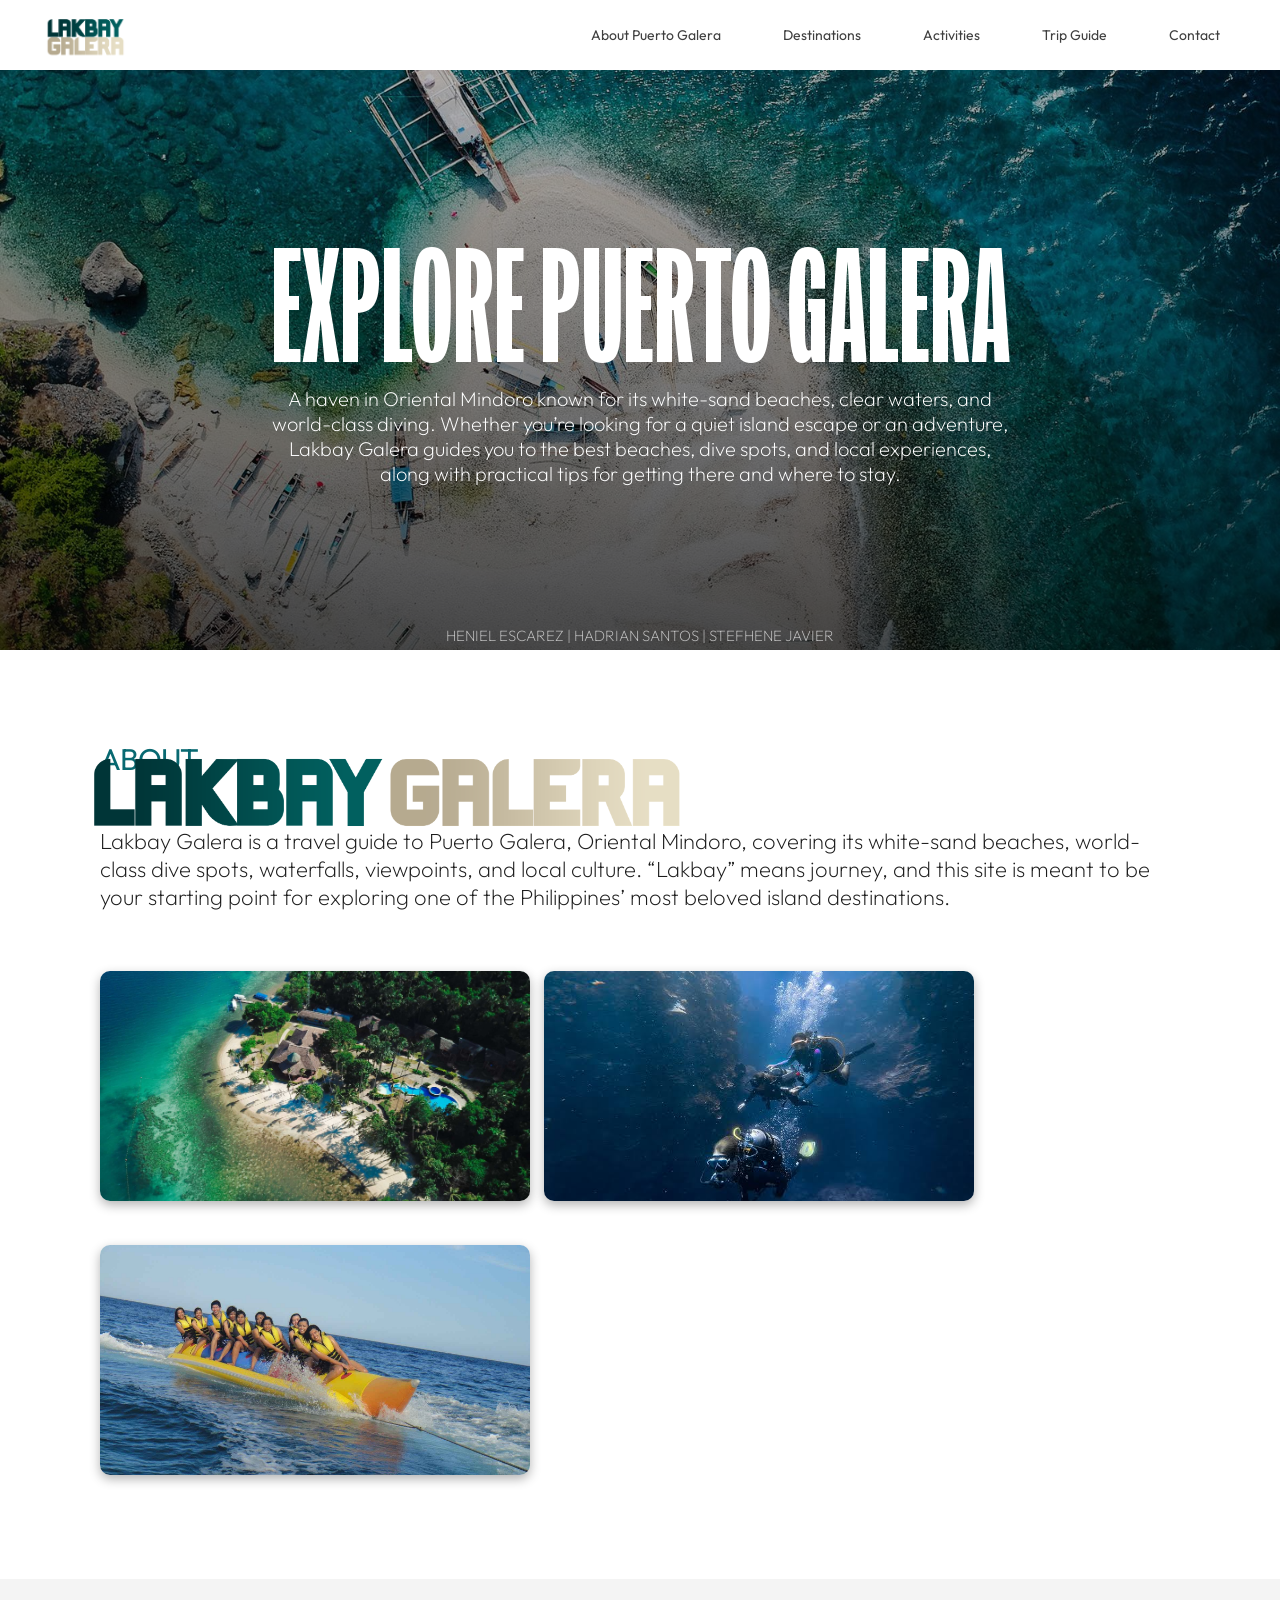
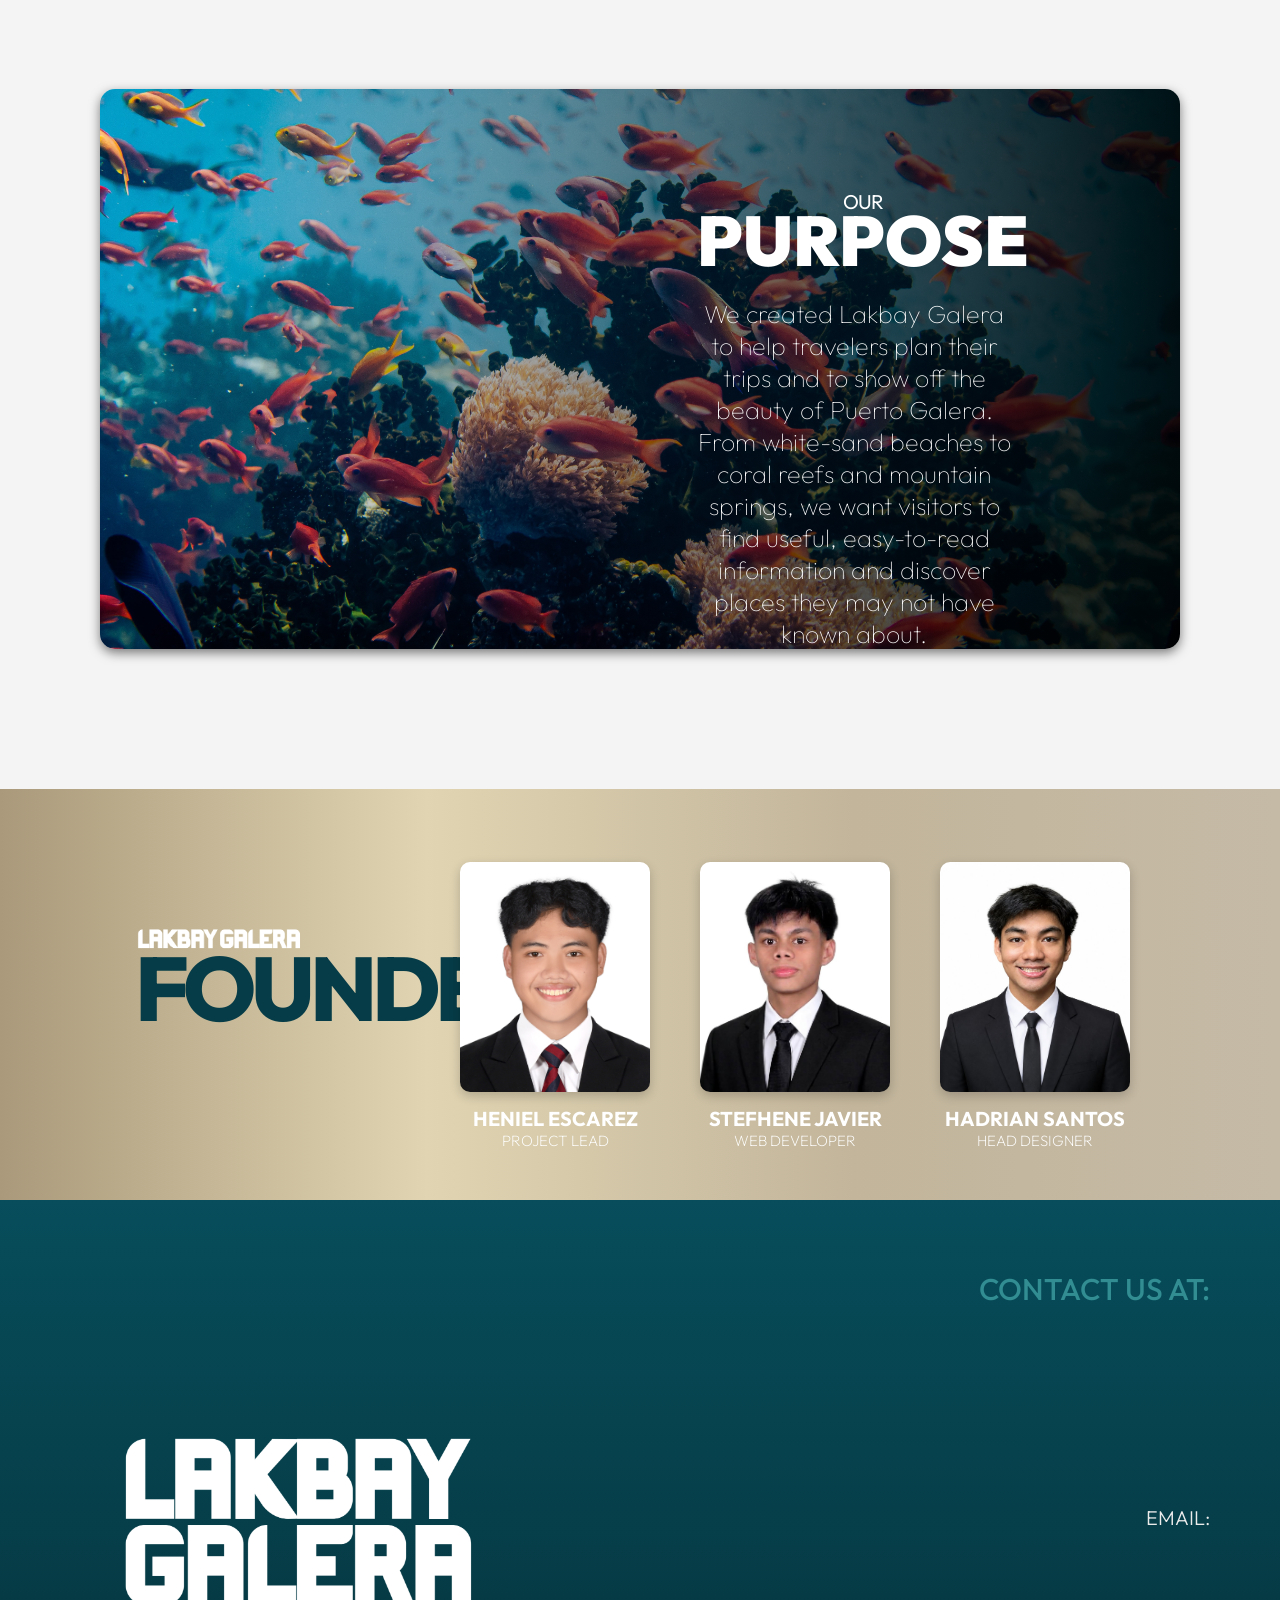
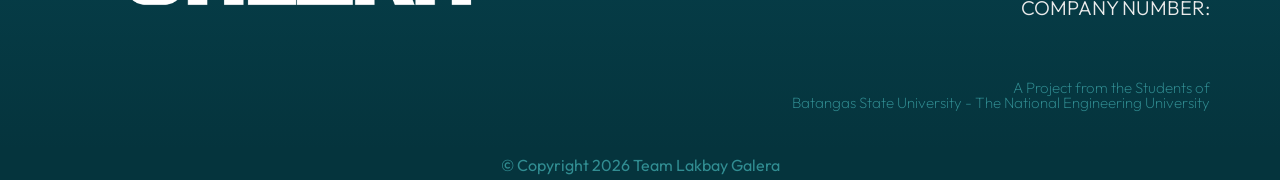
<file: index.html>
<!DOCTYPE html>
<html lang="en">
<head>
    <title>Lakbay Galera</title>
    <link rel="preconnect" href="https://fonts.googleapis.com">
    <link rel="preconnect" href="https://fonts.gstatic.com" crossorigin>
    <link href="https://fonts.googleapis.com/css2?family=Outfit:wght@200;400;700&display=swap" rel="stylesheet">
    <link rel="stylesheet" href="lakbaystyle.css">
</head>
<body>
<div class="main">
            <div class="navbar">
                <div class="icon">
                    <a href="index.html">
                    <img src="assets/images/LAKBAY GALERA.png" alt="Lakbay Galera logo" width="90">
                    </a>
                </div>
                <div class ="menu">
                    <ul>
                        <li><a href="about.html">About Puerto Galera</a></li>
                        <li><a href="#">Destinations</a></li>
                        <li><a href="#">Activities</a></li>
                        <li><a href="#">Trip Guide</a></li>
                        <li><a href="#contacts">Contact</a></li>
                    </ul>
                </div>
            </div>
            <div class="content">
                <h1>EXPLORE PUERTO GALERA</h1>
                <p class="par">A haven in Oriental Mindoro known for its white-sand beaches, clear waters, and world-class diving. Whether you’re looking for a quiet island escape or an adventure, Lakbay Galera guides you to the best beaches, dive spots, and local experiences, along with practical tips for getting there and where to stay.</p>
                <h2>HENIEL ESCAREZ  |  HADRIAN SANTOS  |  STEFHENE JAVIER</h2>
            </div>
        </div>
<div class="aboutcont">
        <div class="about">
                <h3>ABOUT</h3>
                <img src="assets/images/LAKBAYGALERA2.png" alt="Lakbay Galera logo 2">
                    <p>Lakbay Galera is a travel guide to Puerto Galera, Oriental Mindoro, covering its white-sand beaches, world-class dive spots, waterfalls, viewpoints, and local culture. “Lakbay” means journey, and this site is meant to be your starting point for exploring one of the Philippines’ most beloved island destinations.</p>
                <div class="photos">
                    <img src="assets/images/puerto1.png" alt="White sand beach">
                    <img src="assets/images/puerto2.png" alt="Scuba diving">
                    <img src="assets/images/puerto3.png" alt="Banana boat">
                </div>
        </div>
        </div>
<div class="purpose">
            <div class="para">
            <h3>OUR</h3>
            <h2>PURPOSE</h2>
            <p>We created Lakbay Galera to help travelers plan their trips and to show off the beauty of Puerto Galera. From white-sand beaches to coral reefs and mountain springs, we want visitors to find useful, easy-to-read information and discover places they may not have known about.</p>
        </div>
        </div>
<div class="member">
        <div class="title">
        <img src="assets/images/LAKBAYGALERA2W.png" alt="Lakbay Galera logo 2">
        <h1>FOUNDERS</h1>
        </div>
        <div class="team">
            <div class="person">
                <img src="assets/images/escarez.png" alt="Heniel Escarez">
                        <h3>HENIEL ESCAREZ</h3>
                        <p>PROJECT LEAD</p>
            </div>
            <div class="person">
                <img src="assets/images/javier.jpg" alt="Stefhene Javier">
                        <h3>STEFHENE JAVIER</h3>
                        <p>WEB DEVELOPER</p>
                </div>
        <div class="person">
        <img src="assets/images/santos.jpg" alt="Hadrian Santos">
                <h3>HADRIAN SANTOS</h3>
                <p>HEAD DESIGNER</p>
        </div>
    </div>
</div>
<div class="contacts" id="contacts">
    <div class="details">
        <h1>CONTACT US AT:</h1>
        <h2>EMAIL:</h2>
        <h3>COMPANY NUMBER:</h3>
        <h4>A Project from the Students of <br> Batangas State University - The National Engineering University</h4>
    </div>
    <div class="logo">
    <img src="assets/images/LAKBAY GALERAW.png" alt="Lakbay Galera logo 2">
    </div>
</div>
<footer>    
<p>© Copyright 2026 Team Lakbay Galera</p>
</footer>
</body>
</html>
</file>
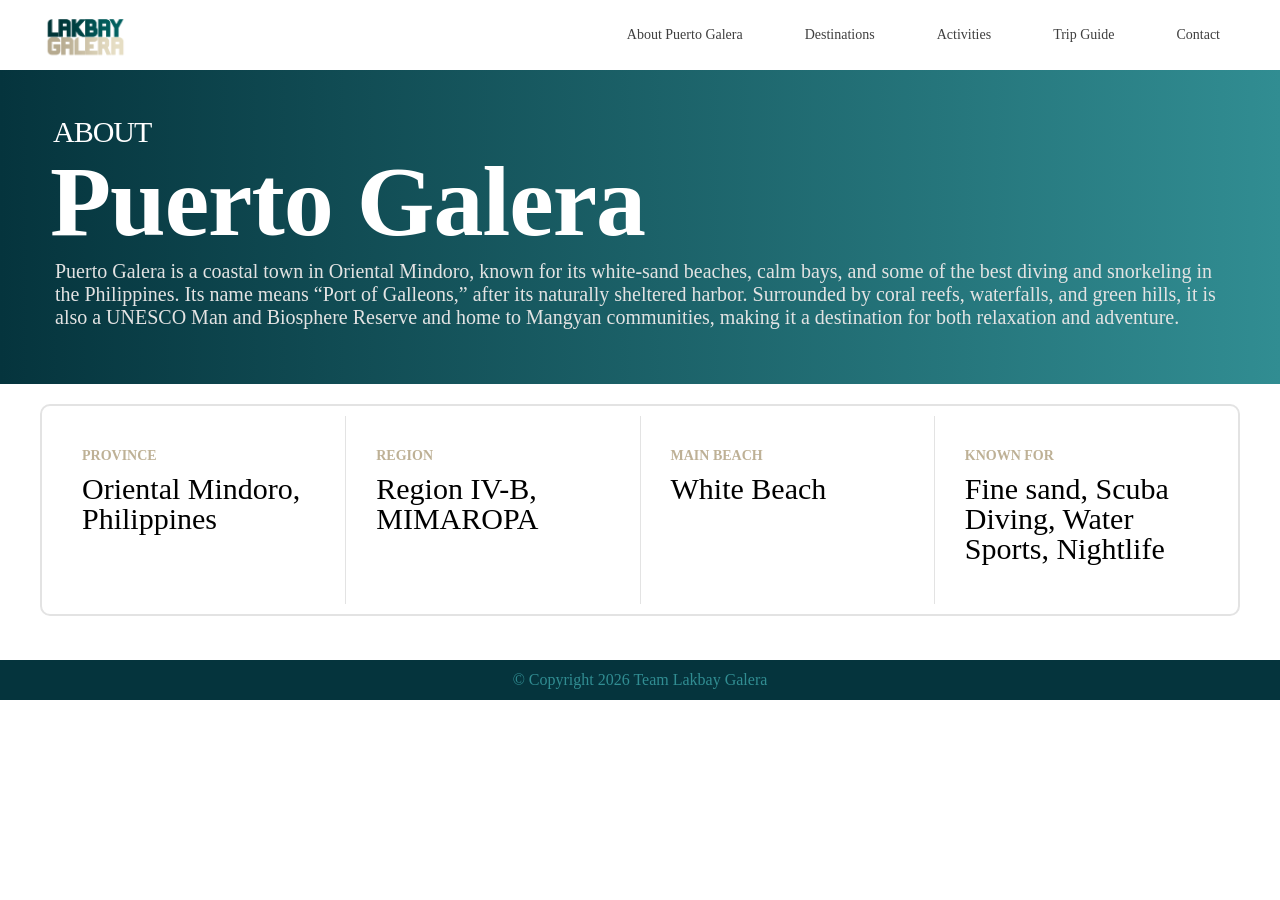
<file: about.html>
<!DOCTYPE html>
<html>
    <head>
        <title>About Lakbay Galera</title>
        <link rel="stylesheet" href="about.css">
    </head>
<body>
    <div class="about">
            <div class="navbar">
                <div class="icon">
                    <a href="index.html">
                    <img src="assets/images/LAKBAY GALERA.png" alt="Lakbay Galera logo" width="90">
                    </a>
                </div>
                <div class ="menu">
                    <ul>
                        <li><a href="#">About Puerto Galera</a></li>
                        <li><a href="#">Destinations</a></li>
                        <li><a href="#">Activities</a></li>
                        <li><a href="#">Trip Guide</a></li>
                        <li><a href="index.html#contacts">Contact</a></li>
                    </ul>
                </div>
            </div>
        <div class="summary">
            <h3>ABOUT</h3>
            <h2>Puerto Galera</h2>
            <p>Puerto Galera is a coastal town in Oriental Mindoro, known for its white-sand beaches, calm bays, and some of the best diving and snorkeling in the Philippines. Its name means “Port of Galleons,” after its naturally sheltered harbor. Surrounded by coral reefs, waterfalls, and green hills, it is also a UNESCO Man and Biosphere Reserve and home to Mangyan communities, making it a destination for both relaxation and adventure.</p>
        </div>
        <div class="fact-row">
            <div class="fact">
                <span>PROVINCE</span>
                <h3>Oriental Mindoro, Philippines</h3>
            </div>
            <div class="fact">
                <span>REGION</span>
                <h3>Region IV-B, MIMAROPA</h3>
            </div>
            <div class="fact">
                <span>MAIN BEACH</span>
                <h3>White Beach</h3>
            </div>
            <div class="fact">
                <span>KNOWN FOR</span>
                <h3>Fine sand, Scuba Diving, Water Sports, Nightlife</h3>
            </div>
        </div>
    </div>
<footer>  
<p>© Copyright 2026 Team Lakbay Galera</p>
</footer>
</body>
</html>
</file>
<file: lakbaystyle.css>
html{
  scroll-behavior: smooth;
}

body {
  margin: 0;
  background-color: #ffffff; margin: 0;
}
@font-face {
  font-family: "NewTitle";
  src: url("assets/fonts/NewTitle-Variable.woff2") format("woff2");
  font-weight: 700;
}
.main {
  background-image:
  linear-gradient(to bottom, rgba(0, 0, 0, 0.2), rgba(0, 0, 0, 0.7)),
  url("assets/images/mainphoto.png");
  background-size: cover;
  background-position: center;
  display: flex;
  flex-direction: column;
  height: 650px;
}

.navbar {
  display: flex;
  justify-content: flex-start;
  align-items: center;
  padding: 10px 20px;
  height: 50px;
  background-color: white;
  position: sticky;
  top: 0;
  z-index: 100;
}

.icon {
margin-top: 15px;
  margin-left: 20px;
}

.menu {
margin-left: auto;
  display: flex;
  gap: 40px;
  margin-right: 40px;
  margin-top: 0px;
}

ul {
    float: left;
    display: flex;
    justify-content: right;
    align-items: right;
}

ul li{
    list-style: none;
    margin-left: 62px;
    font-size: 14px;
}

ul li a{
    text-decoration: none;
    color: #3f3f3f;
    font-family: Outfit;
    font-weight: 400;
}

.main h1 {
font-family: "NewTitle";
font-weight: 700;
text-align: center;
font-size: 150px;
color: white;
line-height: 0.77;
letter-spacing: 0px;
margin: 180px auto auto auto;
}

.par {
font-family: Outfit;
font-weight: 200;
text-align: center;
font-size: 20px;
color: white;
margin: 20px 270px auto 270px;
}

.content h2{
font-family: Outfit;
font-weight: 200;
text-align: center;
font-size: 15px;
color: rgb(193, 193, 193);
margin: 140px 270px auto 270px;
}

.aboutcont{
  background-color: #ffffff;
  min-height: 110px;
  height: auto;
}

.about h3{
font-family: "Outfit";
font-weight: 400;
text-align: left;
font-size: 30px;
color: #086971;
letter-spacing: -1px;
margin: 90px 20px 5px 100px;
}

.about img{
  width:50%;
  margin: -170px 20px -170px 65px;
}

.about p{
color: #1d1d1d;
  font-family: Outfit;
  font-weight: 200;
  font-size: 22px;
  text-align: left;
  margin: 20px 100px;
}

.photos{
  padding: 10px 90px 90px 90px;
}
.photos img{
  width: 430px;
  height: 230px;
  object-fit: cover;
  object-position: center;
  margin: 30px 0px 10px 10px;
  border-radius: 10px;
  box-shadow: 0 4px 11px rgba(0, 0, 0, 0.3);
}
.purpose{
  background-color: #f4f4f4;
  min-height: 800px;
  padding-top: 10px;
}
.para{
  background-image: linear-gradient(to right, rgba(0, 0, 0, 0), rgba(0, 0, 0, 0.9)),
  url("assets/images/purpose\ image.png");
  width: auto;
  height: 550px;
  background-size: cover;
  background-position: center;
  margin: 100px;
  border-radius: 15px;
  padding: 5px;
  box-shadow: 0 4px 11px rgba(0, 0, 0, 0.5);
}

.para h2{
font-family: "Outfit";
font-weight: 900;
text-align: center;
font-size: 70px;
color: #ffffff;
line-height: 0.77;
margin: 5px 90px 30px 50%;;
}

.para h3{
font-family: "Outfit";
font-weight: 400;
text-align: center;
font-size: 20px;
color: #ffffff;
line-height: 0.77;
letter-spacing: -1px;
margin: 100px 90px 0 50%;;
}

.para p{
  color: #ffffff;
  font-family: Outfit;
  font-weight: 100;
  font-size: 25px;
  text-align: center;
  margin: 10px 160px 10px 55%;
}
.member{
  background: linear-gradient(to left,#c5baa6,#c2b59b,#e0d4b2, #aa9a7b);
  min-height: 300px;
  padding: 50px;
}
.member h1{
font-family: "Outfit";
font-weight: 800;
text-align:left;
font-size: 90px;
color: #063c47;
line-height: 0.77;
margin: -40px 85px;
letter-spacing: -5px;
}
.member img{
  width:15%;
  margin: 0 80px;
  margin-top: 50px;
  object-fit: cover;
  object-position: left;
}

.team {
  display: flex;
  justify-content: right;
  gap: 30px;
  margin: -11% 90px 0px 90px;
}

.team img{
  width: 190px;
  height: 230px;
  object-fit: cover;
  object-position: center;
  margin: -30px 10px 10px 10px;
  border-radius: 10px;
  box-shadow: 0 4px 11px rgba(0, 0, 0, 0.2);
}

.person h3{
  color: #ffffff;
  font-family: Outfit;
  font-weight: 700;
  font-size: 20px;
  text-align: center;
  margin: 0px;
}

.person p{
  color: #ffffff;
  font-family: Outfit;
  font-weight: 200;
  font-size: 15px;
  text-align: center;
  margin: 0px;
}

.contacts{
  background:linear-gradient(to bottom, #074d5b, #05343d);
  min-height: 450px;
  position: relative;
  padding: 50px;
  scroll-margin-top: 70px;
}

.logo img{
  width:50%;
  position: absolute;
  left: -30px;
  bottom: 50px;
}

.details h1{
  color: #318d92;
  font-family: Outfit;
  font-weight: 500;
  font-size: 30px;
  position: absolute;
  top: 70px;
  right: 70px;
  margin: 0;
}
.details h2{
  color: #ebebeb;
  font-family: Outfit;
  font-weight: 300;
  font-size: 20px;
  position: absolute;
  bottom: 220px;
  right: 70px;
  margin: 0;
}
.details h3{
  color: #ebebeb;
  font-family: Outfit;
  font-weight: 300;
  font-size: 20px;
  position: absolute;
  bottom: 130px;
  right: 70px;
  margin: 0;
}
.details h4{
  color: #318d92;
  font-family: Outfit;
  font-weight: 200;
  font-size: 15px;
  position: absolute;
  bottom: 40px;
  right: 70px;
  margin: 0;
  text-align: right;
  line-height: 1;
}
footer {
font-family: Outfit;
font-weight: 400;
background-color: #05343d;
color: #318d92;
text-align: center; 
height: 30px;
display: flex;
justify-content: center;
align-items: center;
}
</file>
<file: about.css>
body {
  margin: 0;
  background-color: #ffffff; margin: 0;
}
@font-face {
  font-family: "NewTitle";
  src: url("NewTitle-Variable.woff2") format("woff2");
  font-weight: 700;
}
.about {
  background-size: cover;
  background-position: center;
  display: flex;
  flex-direction: column;
  height: 650px;
}

.navbar {
  display: flex;
  justify-content: flex-start;
  align-items: center;
  padding: 10px 20px;
  height: 50px;
  background-color: white;
  position: sticky;
  top: 0;
  z-index: 100;
}

.icon {
margin-top: 15px;
  margin-left: 20px;
}

.menu {
margin-left: auto;
  display: flex;
  gap: 40px;
  margin-right: 40px;
  margin-top: 0px;
}

ul {
    float: left;
    display: flex;
    justify-content: right;
    align-items: right;
}

ul li{
    list-style: none;
    margin-left: 62px;
    font-size: 14px;
}

ul li a{
    text-decoration: none;
    color: #3f3f3f;
    font-family: Outfit;
    font-weight: Regular;
}

.fact-row {
  display: flex;
  border: 2px solid #e3e3e3;
  background-color: white;
margin: 20px 40px 50px 40px;
padding: 10px;
border-radius: 10px;
}

.fact {
  flex: 1;
  padding: 30px;
  border-right: 1px solid #e3e3e3;
}

.fact:last-child {
  border-right: none;
}

.fact span {
  font-family: Outfit;
  font-size: 14px;
  font-weight: 700;
  color: #beb196;
}

.about .fact h3 {
 font-family: "Outfit";
  font-weight: 400;
  text-align: left;
  font-size: 30px;
  margin: 10px 10px 10px 0px;
  line-height: 1;
}
.summary{
  background: linear-gradient(to right, #05343d, #318d92);
}
.summary h2{
font-family: "Outfit";
font-weight: Regular;
text-align: left;
font-size: 100px;
color: rgb(255, 255, 255);
line-height: 0.77;
letter-spacing: -1px;
margin: 20px 50px 20px 50px;
}

.summary h3{
font-family: "Outfit";
font-weight: 400;
text-align: left;
font-size: 30px;
color: #ffffff;
line-height: 0.77;
letter-spacing: -1px;
margin: 50px 20px 5px 53px;
}

.summary p{
  color: #e3e3e3;
  font-family: Outfit;
  font-weight: 100;
  font-size: 20px;
  text-align: left;
  margin: 10px 55px 55px 55px;
}

footer {
font-family: Outfit;
font-weight: regular;
background-color: #05343d;
color: #318d92;
text-align: center; 
height: 40px;
  display: flex;
  justify-content: center;
  align-items: center;
  margin-top: 10px;
}
</file>
